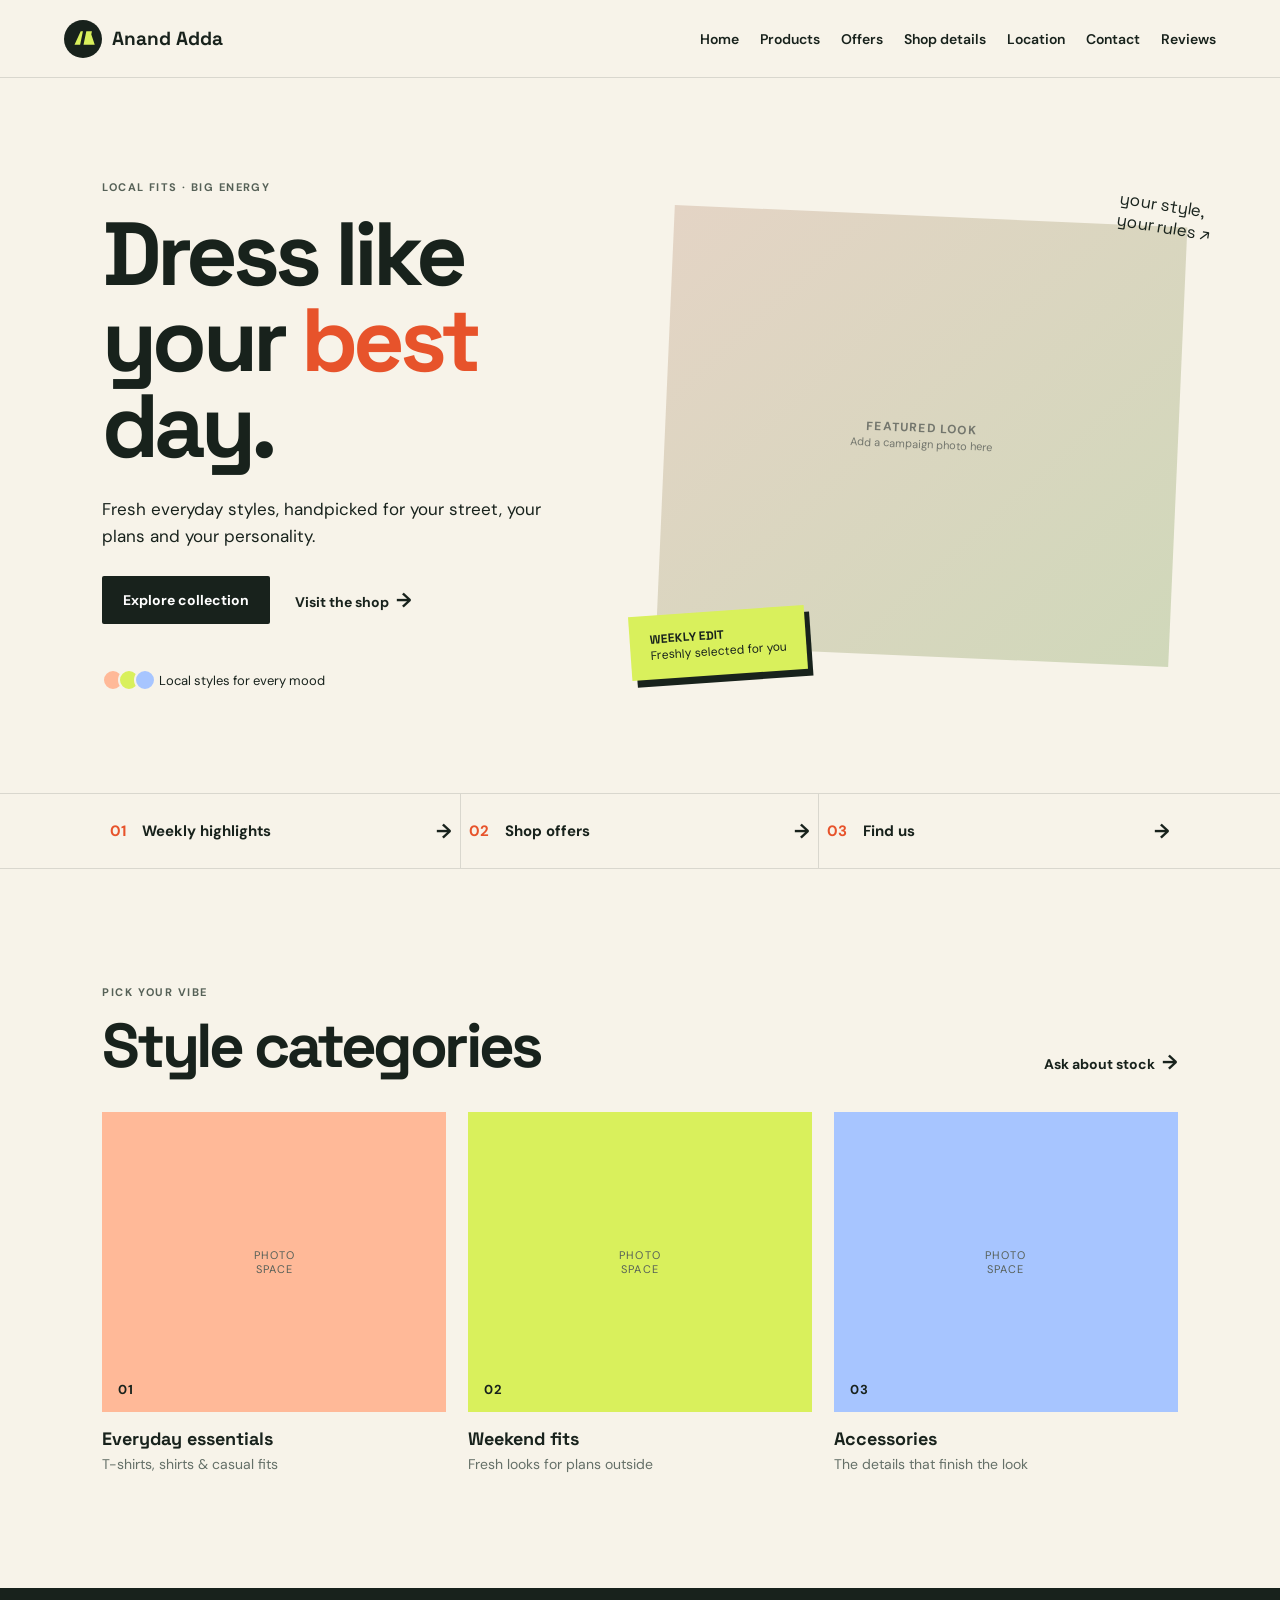
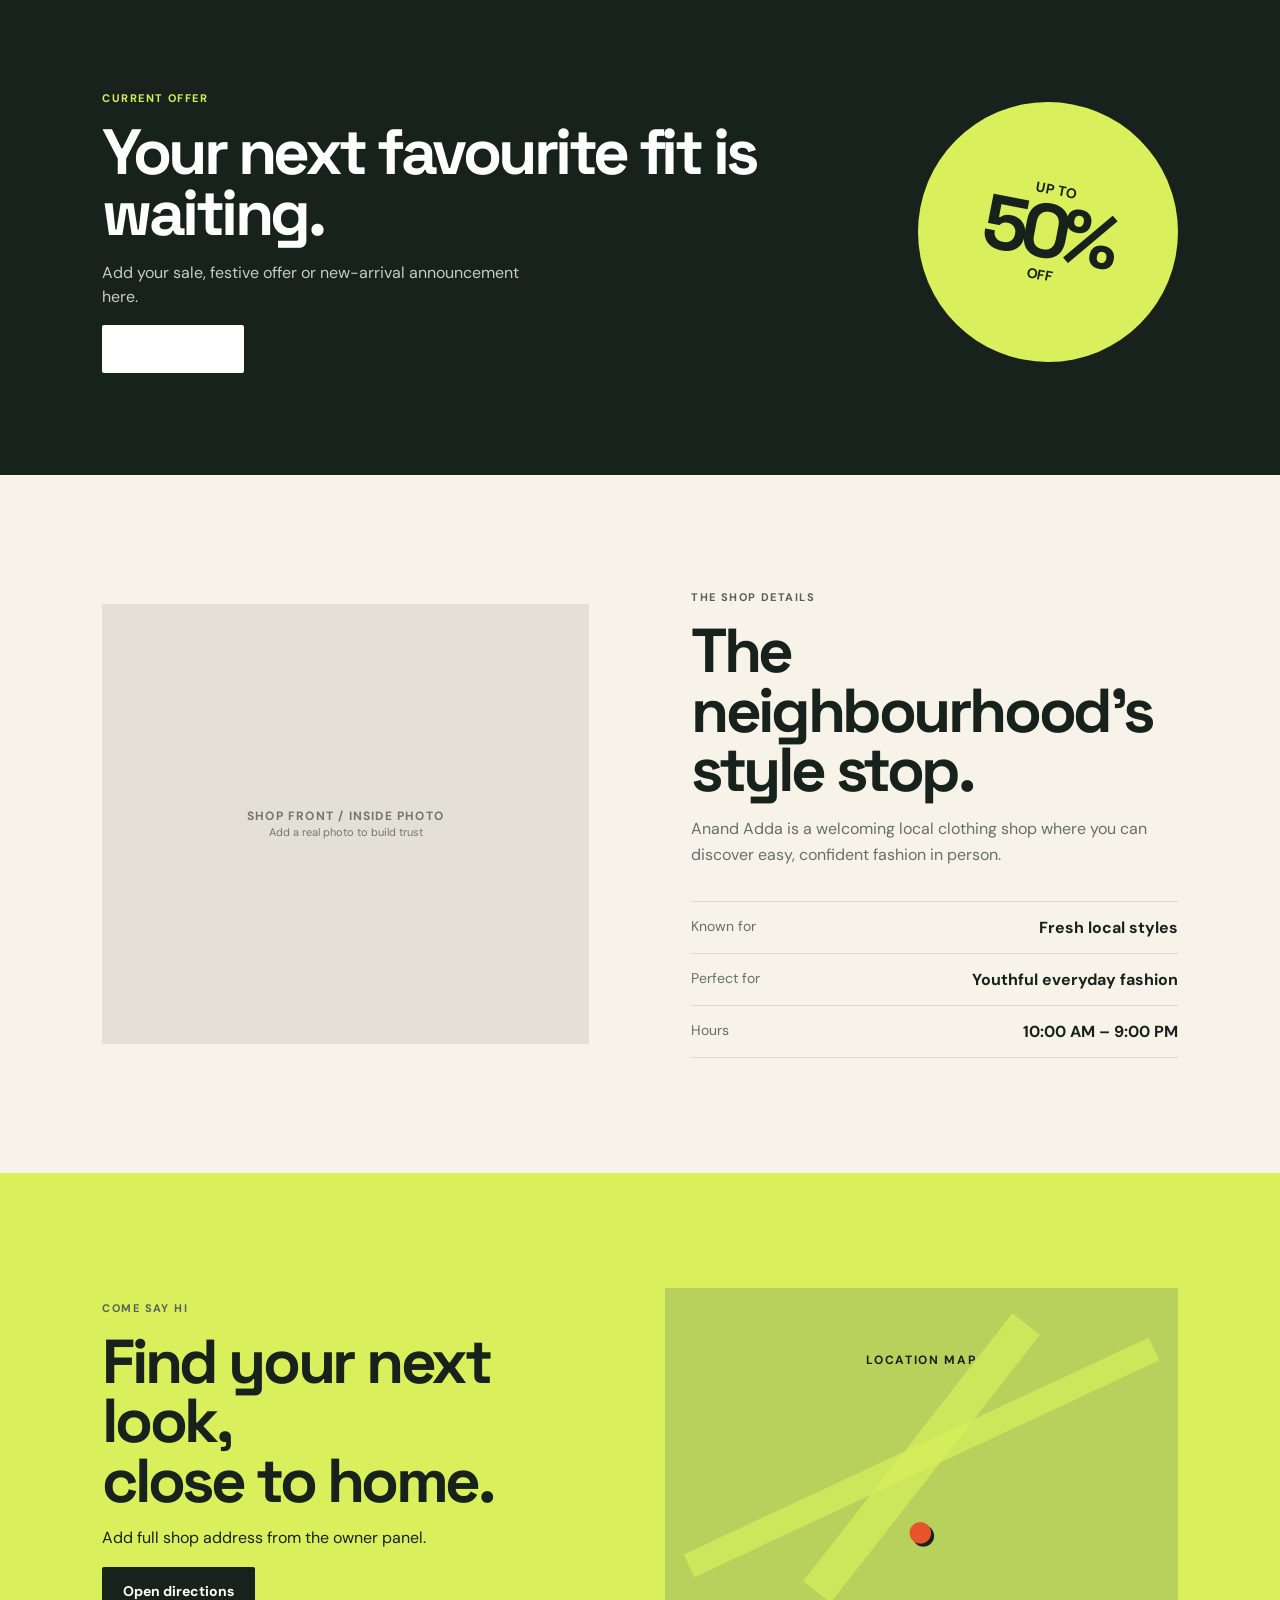
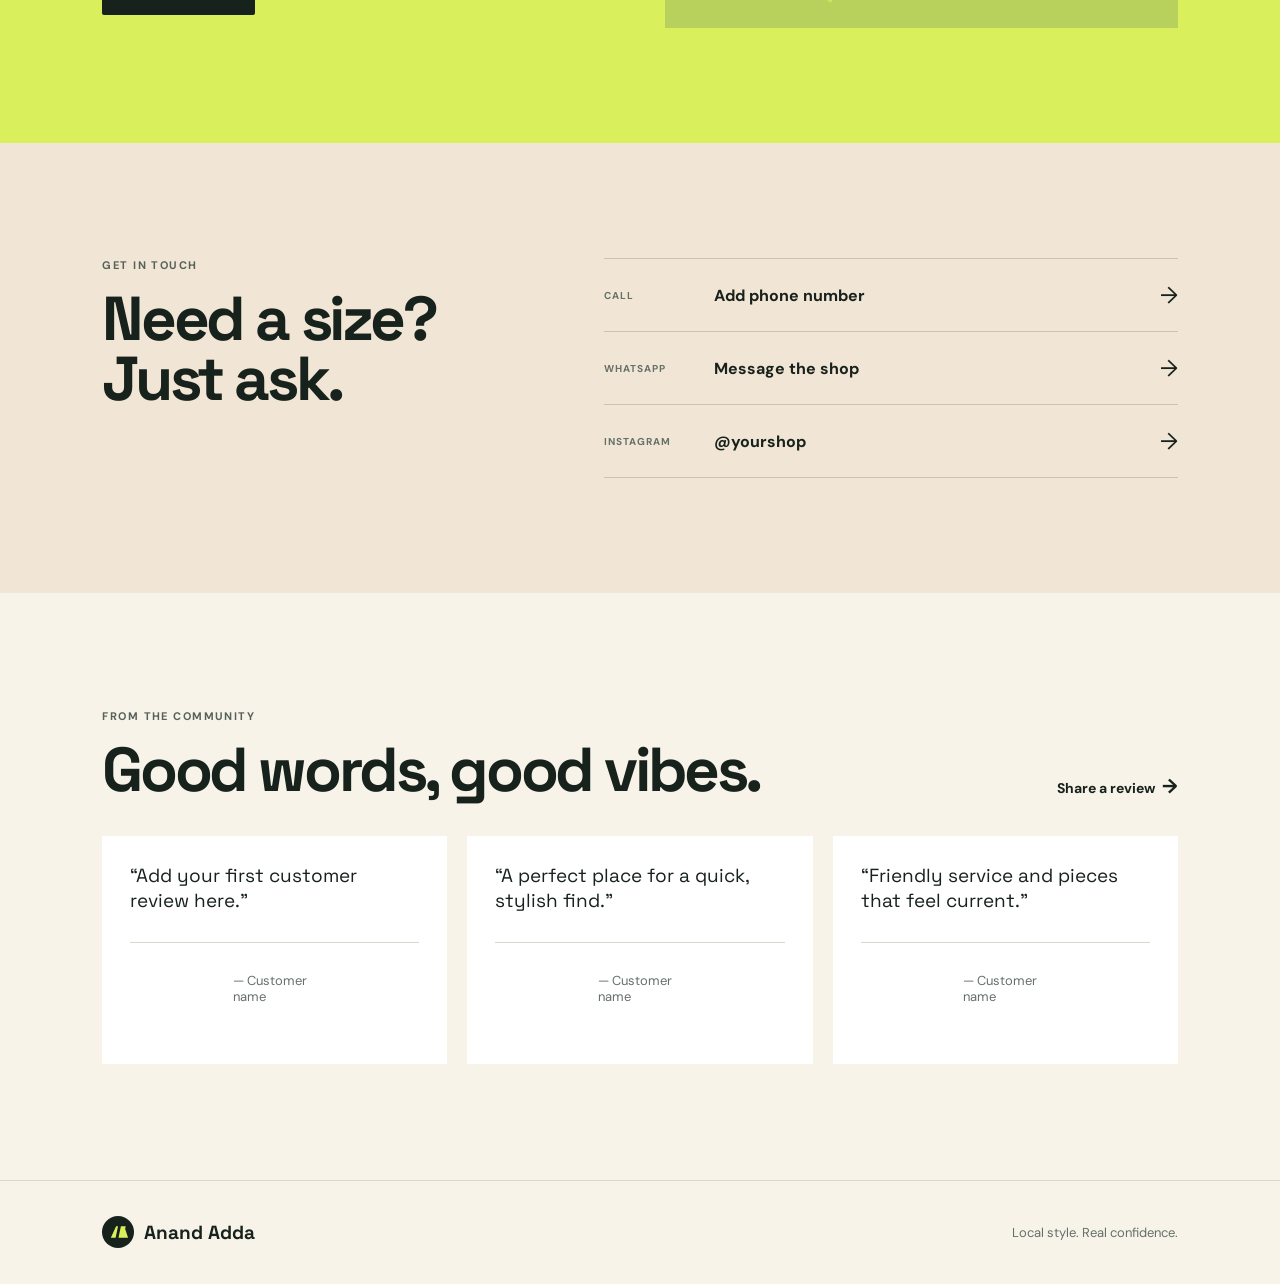
<file: anand-adda-website-source/index.html>
<!doctype html>
<html lang="en">
<head>
  <meta charset="UTF-8" />
  <meta name="viewport" content="width=device-width, initial-scale=1.0" />
  <meta name="description" content="Anand Adda — everyday style, made local." />
  <title>Anand Adda | Local Style</title>
  <link rel="preconnect" href="https://fonts.googleapis.com">
  <link rel="preconnect" href="https://fonts.gstatic.com" crossorigin>
  <link href="https://fonts.googleapis.com/css2?family=DM+Sans:wght@400;500;600;700&family=Space+Grotesk:wght@600;700&display=swap" rel="stylesheet">
  <link rel="stylesheet" href="styles.css" />
</head>
<body>
  <header class="site-header">
    <a class="brand" href="#home" aria-label="Anand Adda home"><span class="logo-slot" aria-label="AA logo"><svg viewBox="0 0 48 48" aria-hidden="true" style="width:27px;height:27px;fill:currentColor"><path d="M8 35 19 11h4l-5 24H8Zm16 0 5-24h10l-5 24h-9Zm7-17 5-7 8 24h-10l-3-17Z"/></svg></span><span id="brandName">Anand Adda</span></a>
    <button class="menu-button" aria-label="Open menu" aria-expanded="false">☰</button>
    <nav class="main-nav" aria-label="Main navigation">
      <a href="#home">Home</a><a href="#products">Products</a><a href="#offers">Offers</a><a href="#details">Shop details</a><a href="#location">Location</a><a href="#contact">Contact</a><a href="#reviews">Reviews</a>
    </nav>
  </header>

  <main>
    <section class="hero" id="home">
      <div class="hero-copy">
        <p class="eyebrow">LOCAL FITS · BIG ENERGY</p>
        <h1>Dress like your <em>best</em> day.</h1>
        <p class="hero-text" id="heroText">Fresh everyday styles, handpicked for your street, your plans and your personality.</p>
        <div class="hero-actions"><a class="button button-dark" href="#products">Explore collection</a><a class="text-link" href="#location">Visit the shop <span>→</span></a></div>
        <div class="social-proof"><div class="mini-avatars"><i></i><i></i><i></i></div><span>Local styles for every mood</span></div>
      </div>
      <div class="hero-visual" aria-label="Space for your featured fashion photograph">
        <div class="photo-placeholder hero-photo"><span>FEATURED LOOK<br><small>Add a campaign photo here</small></span></div>
        <div class="floating-tag"><b>WEEKLY EDIT</b><span>Freshly selected for you</span></div>
        <div class="scribble">your style,<br>your rules ↗</div>
      </div>
    </section>

    <section class="quick-links" aria-label="Shop categories"><a href="#products"><b>01</b> Weekly highlights <span>→</span></a><a href="#offers"><b>02</b> Shop offers <span>→</span></a><a href="#location"><b>03</b> Find us <span>→</span></a></section>

    <section class="section" id="products">
      <div class="section-heading"><div><p class="eyebrow">PICK YOUR VIBE</p><h2>Style categories</h2></div><a class="text-link" href="#contact">Ask about stock <span>→</span></a></div>
      <div class="product-grid" id="productGrid">
        <article class="product-card"><div class="product-image peach"><span>PHOTO<br>SPACE</span><b>01</b></div><div><h3>Everyday essentials</h3><p>T-shirts, shirts & casual fits</p></div></article>
        <article class="product-card"><div class="product-image lime"><span>PHOTO<br>SPACE</span><b>02</b></div><div><h3>Weekend fits</h3><p>Fresh looks for plans outside</p></div></article>
        <article class="product-card"><div class="product-image blue"><span>PHOTO<br>SPACE</span><b>03</b></div><div><h3>Accessories</h3><p>The details that finish the look</p></div></article>
      </div>
    </section>

    <section class="offer-banner" id="offers"><div><p class="eyebrow">CURRENT OFFER</p><h2 id="offerTitle">Your next favourite fit<br>is waiting.</h2><p id="offerText">Add your sale, festive offer or new-arrival announcement here.</p><a class="button button-light" href="#contact">Get the details</a></div><div class="offer-art"><span>UP TO</span><strong>50%</strong><span>OFF</span></div></section>

    <section class="section shop-layout" id="details"><div class="photo-placeholder shop-photo"><span>SHOP FRONT / INSIDE PHOTO<br><small>Add a real photo to build trust</small></span></div><div class="shop-copy"><p class="eyebrow">THE SHOP DETAILS</p><h2 id="shopTitle">The neighbourhood’s style stop.</h2><p id="shopDescription">Anand Adda is a welcoming local clothing shop where you can discover easy, confident fashion in person.</p><dl><div><dt>Known for</dt><dd id="knownFor">Fresh local styles</dd></div><div><dt>Perfect for</dt><dd id="perfectFor">Youthful everyday fashion</dd></div><div><dt>Hours</dt><dd id="hours">10:00 AM – 9:00 PM</dd></div></dl></div></section>

    <section class="location-section" id="location"><div><p class="eyebrow">COME SAY HI</p><h2>Find your next look,<br>close to home.</h2><p id="address">Add full shop address from the owner panel.</p><a class="button button-dark" id="mapLink" href="https://maps.google.com" target="_blank" rel="noopener">Open directions</a></div><div class="map-placeholder"><span>LOCATION MAP</span><div class="map-pin">●</div></div></section>

    <section class="section contact-section" id="contact"><div><p class="eyebrow">GET IN TOUCH</p><h2>Need a size?<br>Just ask.</h2></div><div class="contact-cards"><a id="phoneLink" href="tel:"><small>CALL</small><strong id="phoneText">Add phone number</strong><span>→</span></a><a id="whatsappLink" href="#"><small>WHATSAPP</small><strong>Message the shop</strong><span>→</span></a><a id="instagramLink" href="#"><small>INSTAGRAM</small><strong id="instagramText">@yourshop</strong><span>→</span></a></div></section>

    <section class="reviews" id="reviews"><div class="section-heading"><div><p class="eyebrow">FROM THE COMMUNITY</p><h2>Good words, good vibes.</h2></div><a class="text-link" href="#contact">Share a review <span>→</span></a></div><div class="review-grid"><blockquote>“Add your first customer review here.”<footer>— Customer name</footer></blockquote><blockquote>“A perfect place for a quick, stylish find.”<footer>— Customer name</footer></blockquote><blockquote>“Friendly service and pieces that feel current.”<footer>— Customer name</footer></blockquote></div></section>
  </main>
  <footer><a class="brand" href="#home"><span class="logo-slot small" aria-label="AA logo"><svg viewBox="0 0 48 48" aria-hidden="true" style="width:23px;height:23px;fill:currentColor"><path d="M8 35 19 11h4l-5 24H8Zm16 0 5-24h10l-5 24h-9Zm7-17 5-7 8 24h-10l-3-17Z"/></svg></span><span id="footerBrand">Anand Adda</span></a><p>Local style. Real confidence.</p></footer>
  <script src="app.js"></script>
</body>
</html>
</file>
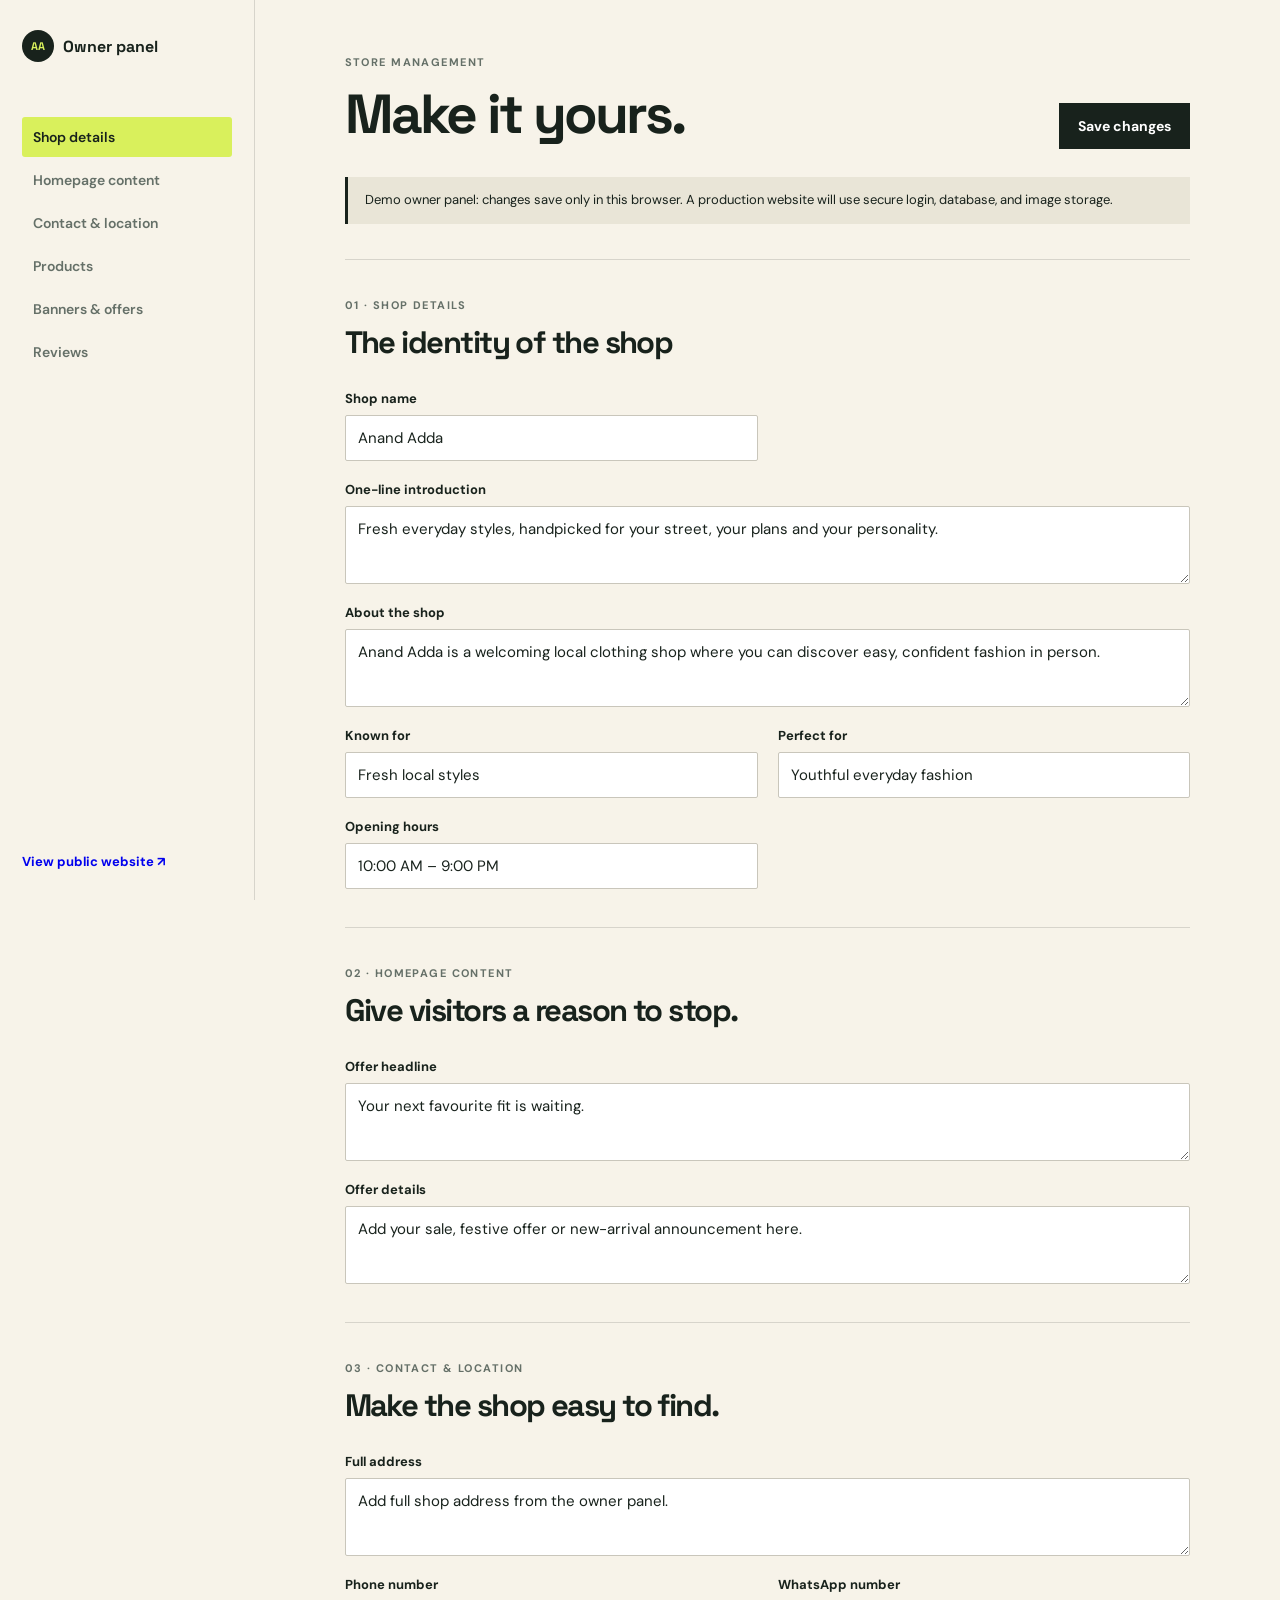
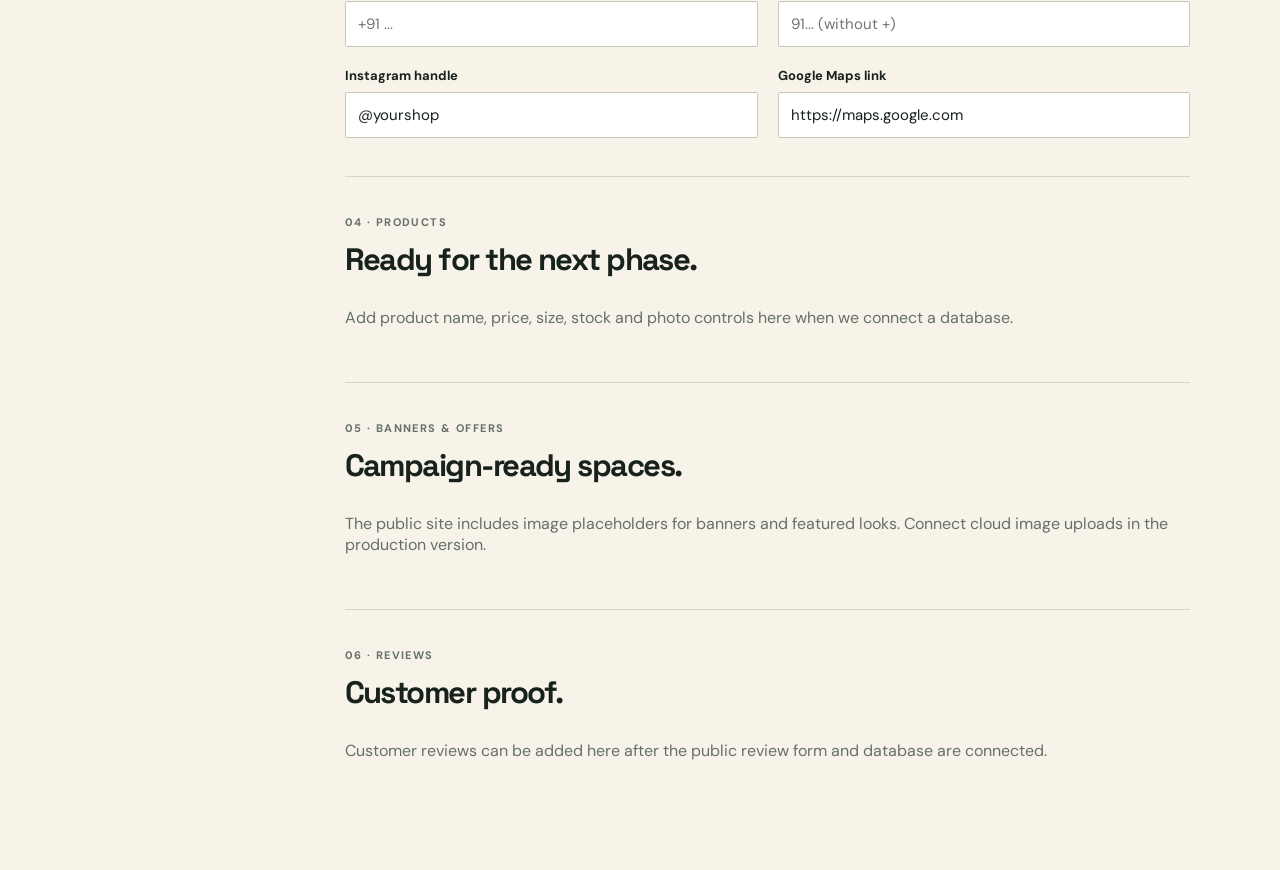
<file: anand-adda-website-source/admin.html>
<!doctype html>
<html lang="en"><head><meta charset="UTF-8"><meta name="viewport" content="width=device-width,initial-scale=1.0"><title>Owner Panel | Anand Adda</title><link rel="preconnect" href="https://fonts.googleapis.com"><link rel="preconnect" href="https://fonts.gstatic.com" crossorigin><link href="https://fonts.googleapis.com/css2?family=DM+Sans:wght@400;500;600;700&family=Space+Grotesk:wght@600;700&display=swap" rel="stylesheet"><link rel="stylesheet" href="admin.css"></head>
<body><aside><a class="brand" href="index.html"><span>AA</span> Owner panel</a><nav><a class="active" href="#shop">Shop details</a><a href="#content">Homepage content</a><a href="#contact">Contact & location</a><a href="#products">Products</a><a href="#banners">Banners & offers</a><a href="#reviews">Reviews</a></nav><a class="view" href="index.html" target="_blank">View public website ↗</a></aside><main><div class="mobile-top"><a href="index.html">← Public website</a><b>Owner panel</b></div><header><div><p>STORE MANAGEMENT</p><h1>Make it yours.</h1></div><button form="settingsForm" type="submit">Save changes</button></header><div class="notice">Demo owner panel: changes save only in this browser. A production website will use secure login, database, and image storage.</div><form id="settingsForm"><section id="shop"><p class="label">01 · SHOP DETAILS</p><h2>The identity of the shop</h2><div class="fields"><label>Shop name<input name="brandName" placeholder="Anand Adda"></label><label>Logo letters (2–3)<input name="initials" maxlength="3" placeholder="AA"></label><label class="full">One-line introduction<textarea name="heroText"></textarea></label><label class="full">About the shop<textarea name="shopDescription"></textarea></label><label>Known for<input name="knownFor"></label><label>Perfect for<input name="perfectFor"></label><label>Opening hours<input name="hours"></label></div></section><section id="content"><p class="label">02 · HOMEPAGE CONTENT</p><h2>Give visitors a reason to stop.</h2><div class="fields"><label class="full">Offer headline<textarea name="offerTitle"></textarea></label><label class="full">Offer details<textarea name="offerText"></textarea></label></div></section><section id="contact"><p class="label">03 · CONTACT & LOCATION</p><h2>Make the shop easy to find.</h2><div class="fields"><label class="full">Full address<textarea name="address"></textarea></label><label>Phone number<input name="phone" type="tel" placeholder="+91 ..."></label><label>WhatsApp number<input name="whatsapp" type="tel" placeholder="91... (without +)"></label><label>Instagram handle<input name="instagram" placeholder="@anandadda"></label><label>Google Maps link<input name="mapUrl" type="url" placeholder="https://maps.google.com/..."></label></div></section><section class="coming" id="products"><p class="label">04 · PRODUCTS</p><h2>Ready for the next phase.</h2><p>Add product name, price, size, stock and photo controls here when we connect a database.</p></section><section class="coming" id="banners"><p class="label">05 · BANNERS & OFFERS</p><h2>Campaign-ready spaces.</h2><p>The public site includes image placeholders for banners and featured looks. Connect cloud image uploads in the production version.</p></section><section class="coming" id="reviews"><p class="label">06 · REVIEWS</p><h2>Customer proof.</h2><p>Customer reviews can be added here after the public review form and database are connected.</p></section></form></main><script src="admin.js"></script></body></html>
</file>
<file: anand-adda-website-source/styles.css>
:root{--ink:#18221c;--cream:#f7f3e9;--lime:#d9f05c;--peach:#ffb998;--blue:#a7c5ff;--muted:#657068;--line:#d9d7ce}*{box-sizing:border-box}html{scroll-behavior:smooth}body{margin:0;background:var(--cream);color:var(--ink);font-family:"DM Sans",sans-serif}a{color:inherit;text-decoration:none}.site-header{height:78px;padding:0 clamp(20px,5vw,80px);display:flex;align-items:center;justify-content:space-between;border-bottom:1px solid var(--line);position:sticky;top:0;z-index:10;background:rgba(247,243,233,.94);backdrop-filter:blur(8px)}.brand{display:flex;align-items:center;gap:10px;font-family:"Space Grotesk",sans-serif;font-weight:700;font-size:19px}.logo-slot{height:38px;width:38px;border-radius:50%;background:var(--ink);color:var(--lime);display:grid;place-items:center;font-size:13px}.small{height:32px;width:32px}.main-nav{display:flex;gap:21px;font-size:14px;font-weight:600}.main-nav a:hover,.text-link:hover{color:#eb6239}.menu-button{display:none;border:0;background:none;font-size:23px}.hero{min-height:570px;display:grid;grid-template-columns:1fr 1fr;gap:50px;padding:clamp(52px,8vw,115px) clamp(20px,8vw,130px);align-items:center;overflow:hidden}.eyebrow{font-weight:700;letter-spacing:.13em;font-size:11px;margin:0 0 17px;color:#566157}.hero h1,h2{font-family:"Space Grotesk",sans-serif;letter-spacing:-.055em;line-height:.96;margin:0}.hero h1{font-size:clamp(52px,7vw,96px);max-width:620px}.hero h1 em{font-style:normal;color:#e7532b}.hero-text{font-size:17px;line-height:1.55;max-width:470px;margin:27px 0}.hero-actions{display:flex;align-items:center;gap:25px}.button{display:inline-block;padding:15px 21px;border-radius:2px;font-size:14px;font-weight:700}.button-dark{background:var(--ink);color:white}.button-light{background:white}.text-link{font-size:14px;font-weight:700}.text-link span{font-size:20px;margin-left:4px}.social-proof{margin-top:45px;display:flex;align-items:center;gap:9px;font-size:13px}.mini-avatars{display:flex}.mini-avatars i{width:22px;height:22px;border-radius:50%;border:2px solid var(--cream);background:var(--peach);margin-right:-6px}.mini-avatars i:nth-child(2){background:var(--lime)}.mini-avatars i:nth-child(3){background:var(--blue)}.hero-visual{position:relative;min-height:400px}.photo-placeholder{display:grid;place-items:center;text-align:center;background:#e4e0d6;color:#73766d;font-weight:700;letter-spacing:.1em;font-size:12px}.photo-placeholder small{font-weight:400;letter-spacing:0;font-size:11px}.hero-photo{height:440px;transform:rotate(2.5deg);background:linear-gradient(135deg,#e4d4c5,#d0d8ba)}.floating-tag{position:absolute;bottom:-19px;left:-35px;background:var(--lime);padding:16px 20px;transform:rotate(-4deg);box-shadow:5px 7px 0 var(--ink);display:flex;flex-direction:column;font-size:12px}.floating-tag b{font-family:"Space Grotesk"}.scribble{position:absolute;right:-34px;top:-22px;font-family:"Space Grotesk";font-size:17px;transform:rotate(9deg)}.quick-links{display:grid;grid-template-columns:repeat(3,1fr);border-top:1px solid var(--line);border-bottom:1px solid var(--line);padding:0 clamp(20px,8vw,130px)}.quick-links a{padding:24px 8px;display:flex;gap:16px;align-items:center;border-right:1px solid var(--line);font-size:15px;font-weight:700}.quick-links a:last-child{border:0}.quick-links b{color:#e7532b}.quick-links span{margin-left:auto;font-size:20px}.section{padding:clamp(65px,9vw,125px) clamp(20px,8vw,130px)}.section-heading{display:flex;align-items:end;justify-content:space-between;margin-bottom:37px}.section-heading h2,.shop-copy h2,.location-section h2,.contact-section h2{font-size:clamp(38px,5vw,62px)}.product-grid{display:grid;grid-template-columns:repeat(3,1fr);gap:22px}.product-image{height:300px;padding:20px;display:flex;align-items:center;justify-content:center;position:relative;font-size:11px;text-align:center;letter-spacing:.1em;color:#576058}.product-image b{position:absolute;bottom:14px;left:16px;font-size:13px;color:var(--ink)}.peach{background:var(--peach)}.lime{background:var(--lime)}.blue{background:var(--blue)}.product-card h3{margin:15px 0 5px;font-size:18px;font-family:"Space Grotesk"}.product-card p{margin:0;color:var(--muted);font-size:14px}.offer-banner{background:var(--ink);color:white;padding:clamp(55px,8vw,105px) clamp(20px,8vw,130px);display:flex;justify-content:space-between;align-items:center;overflow:hidden}.offer-banner .eyebrow{color:var(--lime)}.offer-banner h2{font-size:clamp(42px,5vw,72px)}.offer-banner p:not(.eyebrow){max-width:450px;color:#c5ccc4;line-height:1.5}.offer-art{width:260px;height:260px;border-radius:50%;background:var(--lime);color:var(--ink);display:flex;flex-direction:column;justify-content:center;align-items:center;transform:rotate(11deg);flex:none}.offer-art strong{font-size:76px;font-family:"Space Grotesk";letter-spacing:-.1em;line-height:.9}.offer-art span{font-weight:700;font-size:14px}.shop-layout{display:grid;grid-template-columns:1fr 1fr;gap:clamp(35px,8vw,120px);align-items:center}.shop-photo{height:440px}.shop-copy>p:not(.eyebrow){line-height:1.65;color:var(--muted);font-size:16px}.shop-copy dl{margin:32px 0 0;border-top:1px solid var(--line)}.shop-copy dl div{padding:15px 0;border-bottom:1px solid var(--line);display:flex;justify-content:space-between;gap:25px}.shop-copy dt{color:var(--muted);font-size:14px}.shop-copy dd{font-weight:700;margin:0;text-align:right}.location-section{padding:clamp(65px,9vw,125px) clamp(20px,8vw,130px);background:var(--lime);display:grid;grid-template-columns:1fr 1fr;gap:50px;align-items:center}.location-section>div>p:not(.eyebrow){line-height:1.55;max-width:380px}.map-placeholder{height:340px;background:#b7d15c;position:relative;display:grid;place-items:center;font-size:12px;letter-spacing:.14em;font-weight:700}.map-placeholder:before,.map-placeholder:after{content:"";position:absolute;background:#d9f05c;opacity:.7}.map-placeholder:before{width:35px;height:100%;transform:rotate(38deg)}.map-placeholder:after{height:25px;width:100%;transform:rotate(-25deg)}.map-pin{z-index:1;color:#e7532b;font-size:50px;text-shadow:3px 3px 0 var(--ink)}.contact-section{background:#f1e5d5;display:grid;grid-template-columns:1fr 1.3fr;gap:60px}.contact-cards{border-top:1px solid #cfc2b0}.contact-cards a{display:grid;grid-template-columns:110px 1fr auto;align-items:center;padding:21px 0;border-bottom:1px solid #cfc2b0}.contact-cards small{font-weight:700;letter-spacing:.1em;font-size:10px;color:var(--muted)}.contact-cards strong{font-size:16px}.contact-cards span{font-size:23px}.reviews{padding:clamp(65px,9vw,125px) clamp(20px,8vw,130px)}.review-grid{display:grid;grid-template-columns:repeat(3,1fr);gap:20px}.review-grid blockquote{margin:0;padding:28px;background:white;font-family:"Space Grotesk";font-size:19px;line-height:1.3}.review-grid footer{font-family:"DM Sans";font-size:13px;margin-top:28px;color:var(--muted)}footer{padding:30px clamp(20px,8vw,130px);border-top:1px solid var(--line);display:flex;align-items:center;justify-content:space-between;font-size:13px}footer p{color:var(--muted)}footer>a:last-child{font-weight:700}@media(max-width:760px){.site-header{height:65px}.menu-button{display:block}.main-nav{display:none;position:absolute;top:64px;left:0;right:0;background:var(--cream);padding:18px 20px;flex-direction:column;border-bottom:1px solid var(--line)}.main-nav.open{display:flex}.hero,.shop-layout,.location-section,.contact-section{grid-template-columns:1fr;gap:35px}.hero{min-height:0;padding-top:60px}.hero-visual{min-height:300px}.hero-photo{height:330px}.scribble{right:0}.floating-tag{left:0}.quick-links{padding:0 20px;grid-template-columns:1fr}.quick-links a{border-right:0;border-bottom:1px solid var(--line);padding:15px 2px}.quick-links a:last-child{border-bottom:0}.product-grid,.review-grid{grid-template-columns:1fr}.product-image{height:280px}.offer-banner{display:block}.offer-art{width:170px;height:170px;margin:40px auto 0}.offer-art strong{font-size:55px}.shop-photo{height:330px}.contact-cards a{grid-template-columns:90px 1fr auto}.section-heading{align-items:start;gap:18px;flex-direction:column}footer{gap:15px;align-items:flex-start;flex-direction:column}}
</file>
<file: anand-adda-website-source/admin.css>
:root{--ink:#18221c;--cream:#f7f3e9;--lime:#d9f05c;--line:#d7d4cb;--muted:#657068}*{box-sizing:border-box}html{scroll-behavior:smooth}body{margin:0;background:var(--cream);color:var(--ink);font-family:"DM Sans",sans-serif;display:grid;grid-template-columns:255px 1fr}aside{position:fixed;width:255px;height:100vh;border-right:1px solid var(--line);padding:30px 22px;display:flex;flex-direction:column}.brand{font-family:"Space Grotesk";font-weight:700;text-decoration:none;color:inherit;display:flex;gap:9px;align-items:center}.brand span{width:32px;height:32px;border-radius:50%;background:var(--ink);color:var(--lime);display:grid;place-items:center;font-size:11px}aside nav{display:flex;flex-direction:column;gap:3px;margin-top:55px}aside nav a{padding:11px;text-decoration:none;color:var(--muted);font-size:14px;font-weight:600;border-radius:3px}aside nav a:hover,aside nav a.active{background:var(--lime);color:var(--ink)}.view{margin-top:auto;text-decoration:none;font-size:13px;font-weight:700}main{grid-column:2;padding:55px clamp(25px,7vw,110px);max-width:1100px}header{display:flex;justify-content:space-between;align-items:end;margin-bottom:28px}header p,.label{font-size:11px;font-weight:700;letter-spacing:.13em;color:var(--muted);margin:0 0 10px}h1,h2{font-family:"Space Grotesk";letter-spacing:-.05em;margin:0}h1{font-size:55px}h2{font-size:31px}button{border:0;background:var(--ink);color:white;padding:14px 19px;font:700 14px "DM Sans";cursor:pointer}.notice{padding:14px 17px;background:#e9e5d7;font-size:13px;line-height:1.45;margin-bottom:35px;border-left:3px solid var(--ink)}section{border-top:1px solid var(--line);padding:38px 0}section>h2{margin-bottom:28px}.fields{display:grid;grid-template-columns:1fr 1fr;gap:20px}label{font-size:13px;font-weight:700;display:flex;flex-direction:column;gap:8px}.full{grid-column:1/-1}input,textarea{font:400 15px "DM Sans";padding:12px;background:white;border:1px solid #c9c6bb;border-radius:2px;color:var(--ink)}textarea{resize:vertical;min-height:78px}.coming{color:var(--muted)}.coming h2{color:var(--ink)}.mobile-top{display:none}@media(max-width:700px){body{display:block}aside{display:none}main{padding:20px}.mobile-top{display:flex;justify-content:space-between;margin-bottom:42px;font-size:13px}.mobile-top a{text-decoration:none;color:inherit}header{align-items:start;gap:22px;flex-direction:column}h1{font-size:43px}.fields{grid-template-columns:1fr}.full{grid-column:auto}button{width:100%}}
label:has(input[name="initials"]){display:none}
</file>
